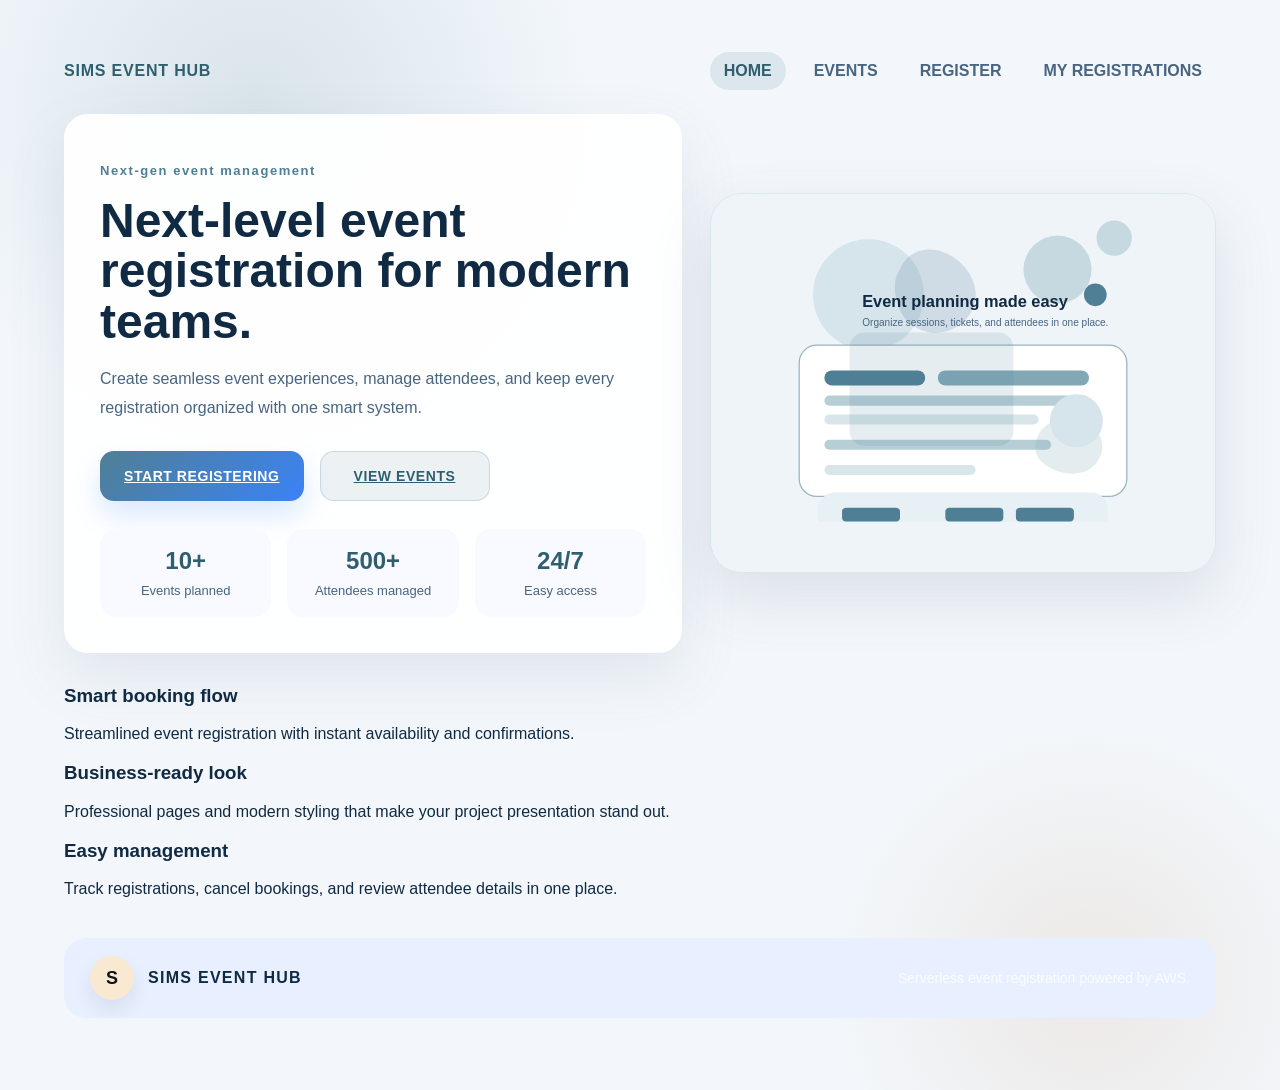
<file: index.html>
﻿<!DOCTYPE html>
<html lang="en">
<head>
  <meta charset="UTF-8">
  <meta name="viewport" content="width=device-width, initial-scale=1.0">
  <title>Event Hub</title>
  <link rel="stylesheet" href="styles.css">
</head>
<body>
  <div class="page-shell">
    <nav class="nav-bar">
      <a class="nav-brand" href="index.html">Sims Event Hub</a>
      <div class="nav-links">
        <a class="active" href="index.html">Home</a>
        <a href="events.html">Events</a>
        <a href="register.html">Register</a>
        <a href="registrations.html">My Registrations</a>
      </div>
    </nav>

    <section class="hero-section">
      <div class="hero-copy-panel">
        <p class="hero-tag">Next-gen event management</p>
        <h1 class="hero-title">Next-level event registration for modern teams.</h1>
        <p class="hero-copy">Create seamless event experiences, manage attendees, and keep every registration organized with one smart system.</p>
        <div class="hero-actions">
          <a class="btn-primary" href="register.html">Start Registering</a>
          <a class="btn-secondary" href="events.html">View Events</a>
        </div>
        <div class="hero-stats">
          <div>
            <strong>10+</strong>
            <span>Events planned</span>
          </div>
          <div>
            <strong>500+</strong>
            <span>Attendees managed</span>
          </div>
          <div>
            <strong>24/7</strong>
            <span>Easy access</span>
          </div>
        </div>
      </div>
      <div class="hero-visual">
        <img class="hero-illustration" src="hero-illustration.svg" alt="Event management illustration">
      </div>
    </section>

    <div class="feature-grid">
      <div class="feature-card">
        <h3>Smart booking flow</h3>
        <p>Streamlined event registration with instant availability and confirmations.</p>
      </div>
      <div class="feature-card">
        <h3>Business-ready look</h3>
        <p>Professional pages and modern styling that make your project presentation stand out.</p>
      </div>
      <div class="feature-card">
        <h3>Easy management</h3>
        <p>Track registrations, cancel bookings, and review attendee details in one place.</p>
      </div>
    </div>
    <section class="top-strip bottom-strip">
      <div class="top-strip-left">
        <div class="top-strip-badge">S</div>
        <span class="top-strip-title">Sims Event Hub</span>
      </div>
      <p class="top-strip-text">Serverless event registration powered by AWS.</p>
    </section>
  </div>
</body>
</html>
</file>
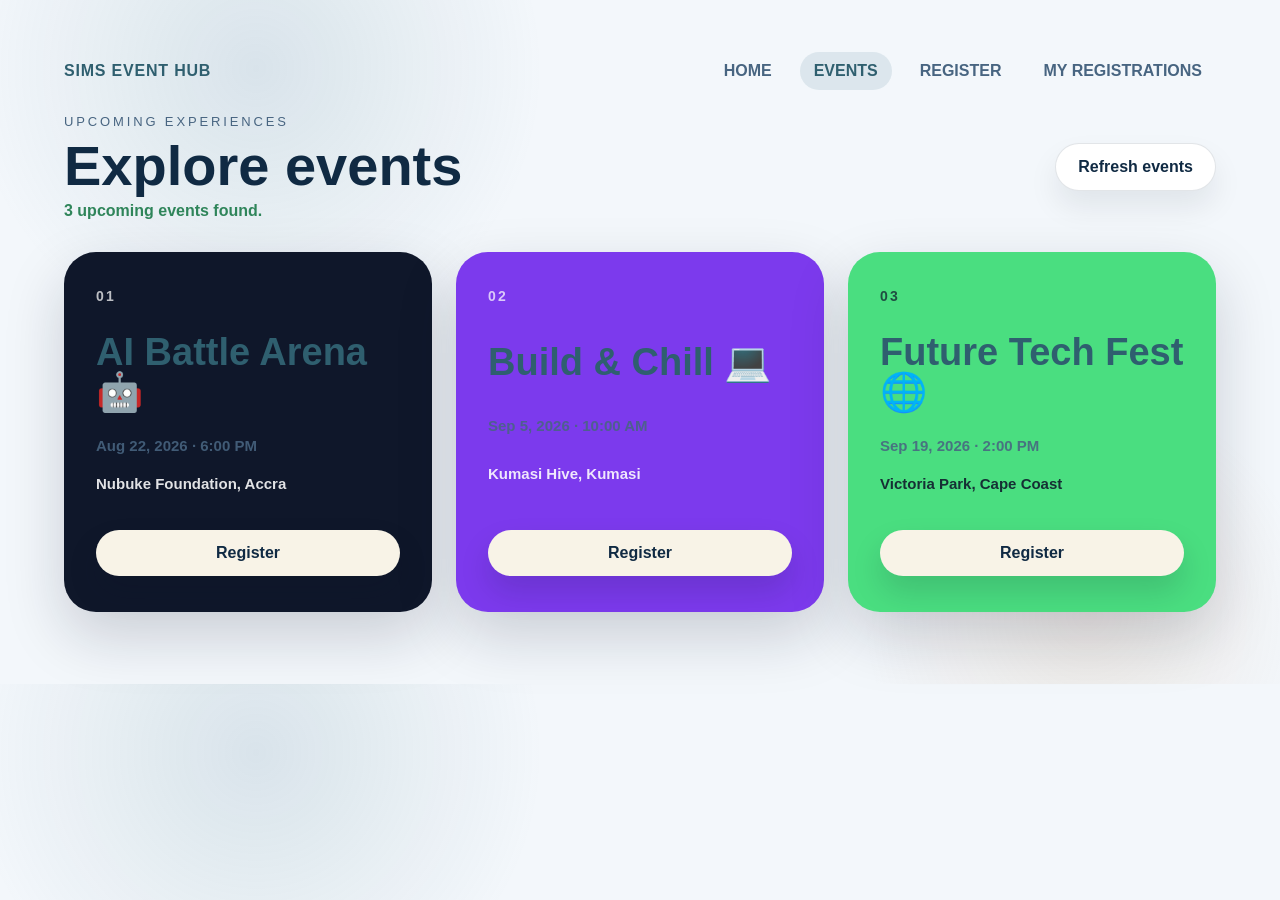
<file: events.html>
<!DOCTYPE html>
<html lang="en">
<head>
  <meta charset="UTF-8">
  <meta name="viewport" content="width=device-width, initial-scale=1.0">
  <title>Events</title>
  <link rel="stylesheet" href="styles.css">
</head>
<body>
  <div class="page-shell">
    <nav class="nav-bar">
      <a class="nav-brand" href="index.html">Sims Event Hub</a>
      <div class="nav-links">
        <a href="index.html">Home</a>
        <a class="active" href="events.html">Events</a>
        <a href="register.html">Register</a>
        <a href="registrations.html">My Registrations</a>
      </div>
    </nav>

    <section class="page-header">
      <div>
        <p class="eyebrow">Upcoming experiences</p>
        <h1>Explore events</h1>
        <p class="page-note">3 upcoming events found.</p>
      </div>
      <a class="btn-outline" href="#">Refresh events</a>
    </section>

    <div class="event-grid">
      <div class="event-card event-card--dark">
        <span class="event-number">01</span>
        <h2>AI Battle Arena 🤖</h2>
        <p class="event-date">Aug 22, 2026 · 6:00 PM</p>
        <p class="event-location">Nubuke Foundation, Accra</p>
        <a class="btn-card" href="register.html">Register</a>
      </div>
      <div class="event-card event-card--blue">
        <span class="event-number">02</span>
        <h2>Build & Chill 💻</h2>
        <p class="event-date">Sep 5, 2026 · 10:00 AM</p>
        <p class="event-location">Kumasi Hive, Kumasi</p>
        <a class="btn-card" href="register.html">Register</a>
      </div>
      <div class="event-card event-card--green">
        <span class="event-number">03</span>
        <h2>Future Tech Fest 🌐</h2>
        <p class="event-date">Sep 19, 2026 · 2:00 PM</p>
        <p class="event-location">Victoria Park, Cape Coast</p>
        <a class="btn-card" href="register.html">Register</a>
      </div>
    </div>
  </div>
</body>
</html>
</file>
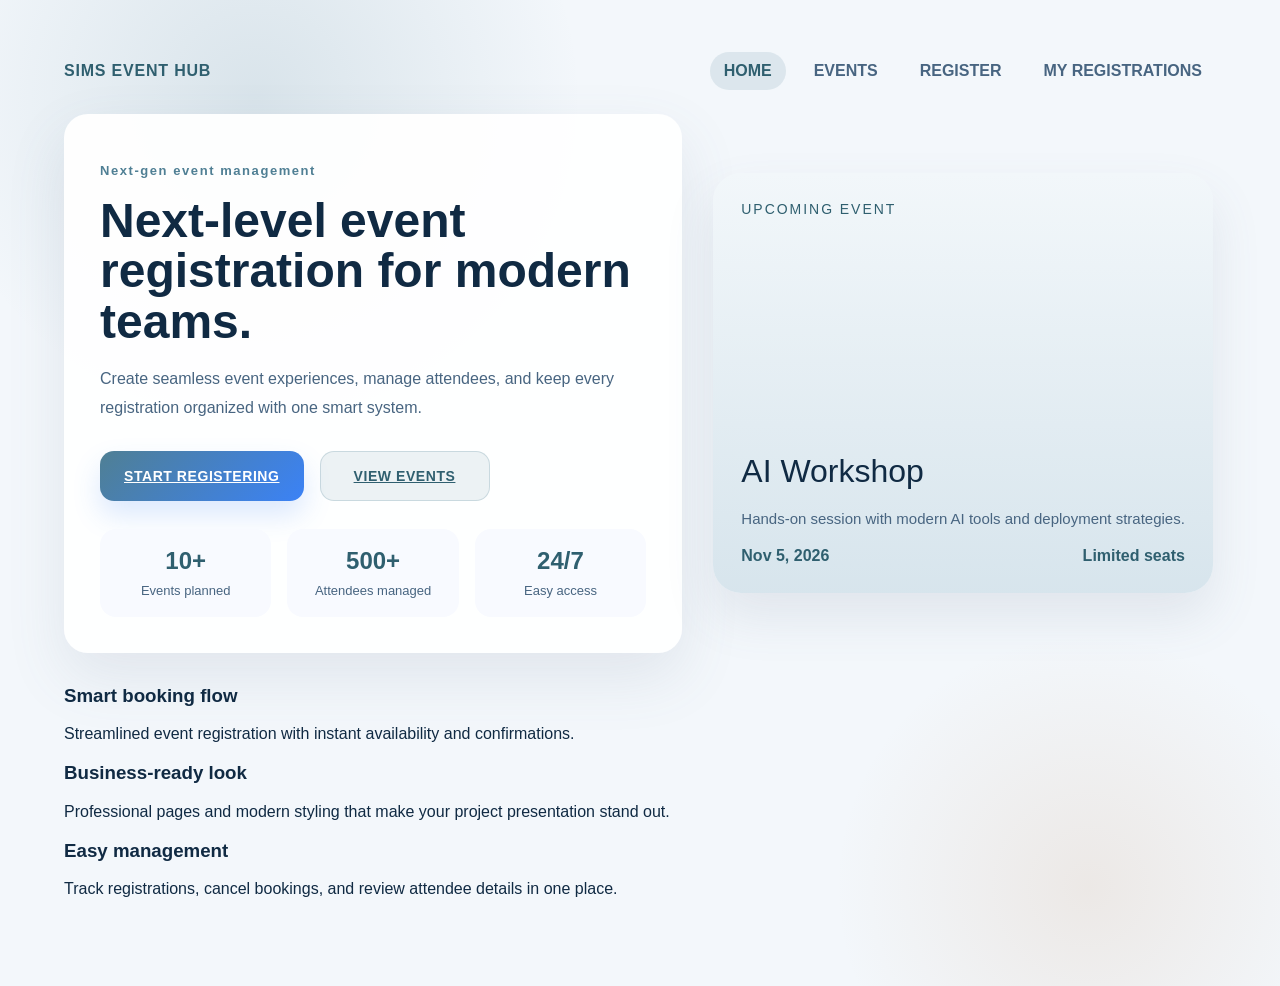
<file: home.html>
<!DOCTYPE html>
<html lang="en">
<head>
  <meta charset="UTF-8">
  <meta name="viewport" content="width=device-width, initial-scale=1.0">
  <title>Event Hub</title>
  <link rel="stylesheet" href="styles.css">
</head>
<body>
  <div class="page-shell">
    <nav class="nav-bar">
      <a class="nav-brand" href="index.html">Sims Event Hub</a>
      <div class="nav-links">
        <a class="active" href="home.html">Home</a>
        <a href="events.html">Events</a>
        <a href="register.html">Register</a>
        <a href="registrations.html">My Registrations</a>
      </div>
    </nav>

    <section class="hero-section">
      <div class="hero-copy-panel">
        <p class="hero-tag">Next-gen event management</p>
        <h1 class="hero-title">Next-level event registration for modern teams.</h1>
        <p class="hero-copy">Create seamless event experiences, manage attendees, and keep every registration organized with one smart system.</p>
        <div class="hero-actions">
          <a class="btn-primary" href="register.html">Start Registering</a>
          <a class="btn-secondary" href="events.html">View Events</a>
        </div>
        <div class="hero-stats">
          <div>
            <strong>10+</strong>
            <span>Events planned</span>
          </div>
          <div>
            <strong>500+</strong>
            <span>Attendees managed</span>
          </div>
          <div>
            <strong>24/7</strong>
            <span>Easy access</span>
          </div>
        </div>
      </div>
      <div class="hero-visual">
        <div class="visual-card">
          <div class="visual-header">Upcoming Event</div>
          <div class="visual-body">
            <p class="visual-event-name">AI Workshop</p>
            <p class="visual-event-desc">Hands-on session with modern AI tools and deployment strategies.</p>
            <div class="visual-meta">
              <span>Nov 5, 2026</span>
              <span>Limited seats</span>
            </div>
          </div>
        </div>
      </div>
    </section>

    <div class="feature-grid">
      <div class="feature-card">
        <h3>Smart booking flow</h3>
        <p>Streamlined event registration with instant availability and confirmations.</p>
      </div>
      <div class="feature-card">
        <h3>Business-ready look</h3>
        <p>Professional pages and modern styling that make your project presentation stand out.</p>
      </div>
      <div class="feature-card">
        <h3>Easy management</h3>
        <p>Track registrations, cancel bookings, and review attendee details in one place.</p>
      </div>
    </div>
  </div>
</body>
</html>
</file>
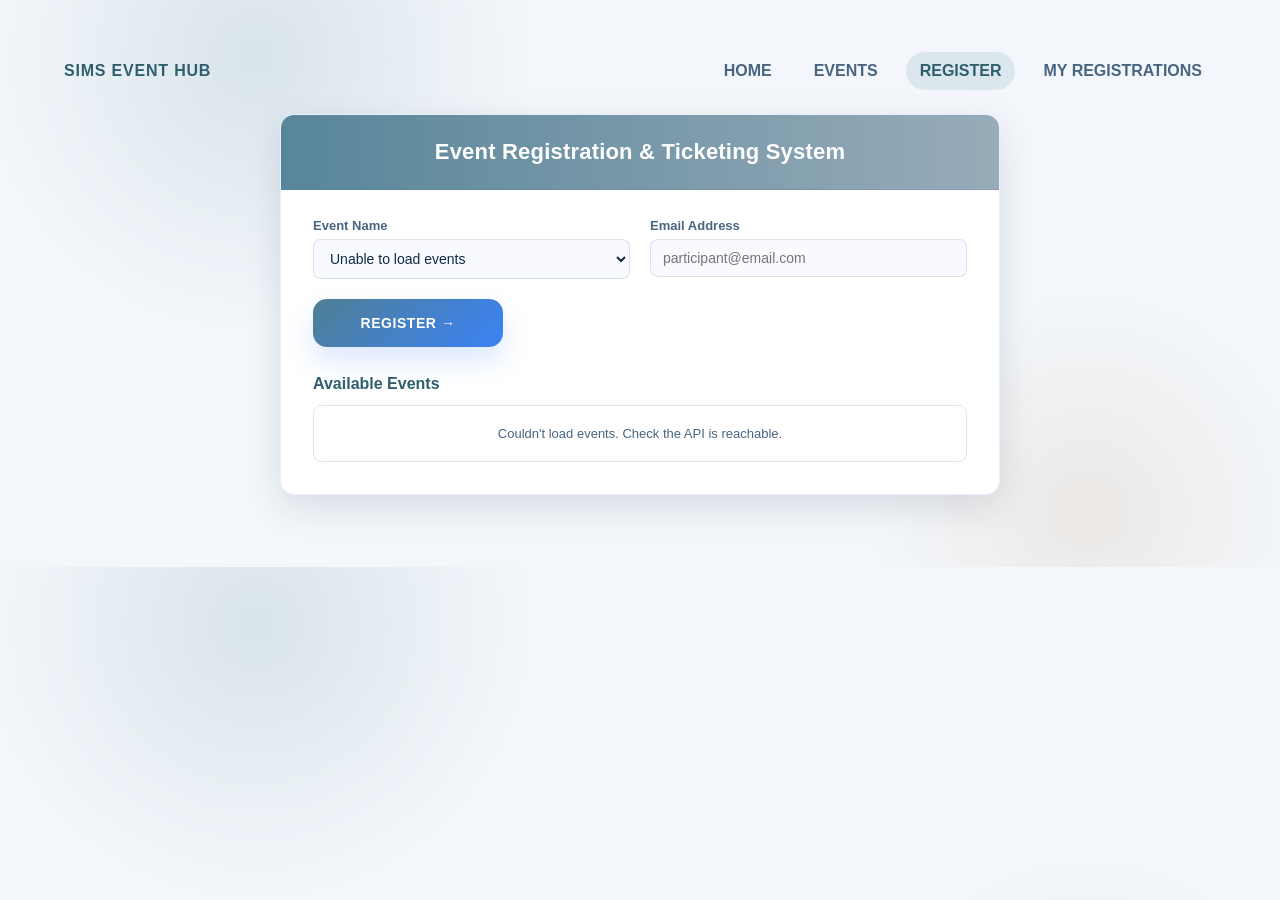
<file: register.html>
<!DOCTYPE html>
<html lang="en">
<head>
  <meta charset="UTF-8">
  <meta name="viewport" content="width=device-width, initial-scale=1.0">
  <title>Register for an Event</title>
  <link rel="stylesheet" href="styles.css">
</head>
<body>
  <div class="page-shell">
    <nav class="nav-bar">
      <a class="nav-brand" href="index.html">Sims Event Hub</a>
      <div class="nav-links">
        <a href="index.html">Home</a>
        <a href="events.html">Events</a>
        <a class="active" href="register.html">Register</a>
        <a href="registrations.html">My Registrations</a>
      </div>
    </nav>

    <div class="card">
      <header>
        <h1>Event Registration &amp; Ticketing System</h1>
      </header>

      <div class="body">
        <div id="registerMsg" class="msg"></div>

        <form id="registerForm">
          <div class="field-row">
            <div>
              <label for="eventSelect">Event Name</label>
              <select id="eventSelect" required>
                <option value="">Loading events…</option>
              </select>
            </div>
            <div>
              <label for="emailInput">Email Address</label>
              <input type="email" id="emailInput" placeholder="participant@email.com" required>
            </div>
          </div>
          <button type="submit" class="btn-primary" id="registerBtn">Register →</button>
        </form>

        <h2>Available Events</h2>
        <div id="eventsList" class="events-list">
          <div class="loading">Loading events…</div>
        </div>
      </div>
    </div>
  </div>

  <script src="app.js"></script>
</body>
</html>
</file>
<file: styles.css>
:root {
  --border: rgba(84,110,132,0.18);
  --text-primary: #102a43;
  --text-secondary: #486581;
  --accent: #4f7f94;
  --accent-dark: #2f5f6f;
  --accent-soft: rgba(79,127,148,0.14);
  --teal: #2c7a7b;
  --teal-bg: rgba(44,122,123,0.08);
  --amber: #c28f65;
  --amber-bg: rgba(194,143,101,0.12);
  --rose: #9a6770;
  --rose-bg: rgba(154,103,112,0.1);
}
* { box-sizing: border-box; }
body {
  font-family: Inter, -apple-system, BlinkMacSystemFont, "Segoe UI", Roboto, Helvetica, Arial, sans-serif;
  background: radial-gradient(circle at 20% 10%, rgba(79,127,148,0.16), transparent 24%), radial-gradient(circle at 85% 90%, rgba(194,143,101,0.14), transparent 18%), #f3f7fb;
  margin: 0;
  padding: 32px 16px;
  color: var(--text-primary);
}
.card {
  max-width: 720px;
  margin: 0 auto;
  background: #fff;
  border-radius: 14px;
  box-shadow: 0 12px 35px rgba(20, 33, 61, 0.12);
  overflow: hidden;
  border: 1px solid #e9efff;
}
header {
  padding: 24px 32px;
  border-bottom: 1px solid var(--border);
  background: linear-gradient(90deg, rgba(79,127,148,0.95) 0%, rgba(146,167,181,0.95) 100%);
}
header h1 {
  font-size: 22px;
  font-weight: 700;
  margin: 0;
  text-align: center;
  color: #fff;
  letter-spacing: 0.2px;
}
.body { padding: 28px 32px 32px; }
.field-row {
  display: grid;
  grid-template-columns: 1fr 1fr;
  gap: 20px;
  margin-bottom: 20px;
}
@media (max-width: 560px) {
  .field-row { grid-template-columns: 1fr; }
}
label {
  display: block;
  font-size: 13px;
  color: var(--text-secondary);
  margin-bottom: 6px;
  font-weight: 600;
}
select, input {
  width: 100%;
  padding: 10px 12px;
  font-size: 14px;
  border: 1px solid var(--border);
  border-radius: 8px;
  background: #f8faff;
  color: var(--text-primary);
}
select:focus, input:focus {
  outline: 2px solid var(--accent);
  outline-offset: -1px;
  border-color: var(--accent);
  background: #fff;
}
button, .btn-primary, .btn-secondary {
  cursor: pointer;
  font-size: 14px;
  font-weight: 700;
  border: none;
  border-radius: 14px;
  text-transform: uppercase;
  letter-spacing: 0.04em;
  transition: transform 0.2s ease, box-shadow 0.2s ease, background 0.2s ease;
  display: inline-flex;
  align-items: center;
  justify-content: center;
  gap: 8px;
}
.btn-primary {
  min-width: 190px;
  background: linear-gradient(135deg, var(--accent) 0%, #3b82f6 100%);
  color: #fff;
  padding: 16px 24px;
  box-shadow: 0 14px 28px rgba(59, 130, 246, 0.18);
}
.btn-primary:hover {
  transform: translateY(-1px);
  background: linear-gradient(135deg, var(--accent-dark) 0%, #2563eb 100%);
}
.btn-primary:active { transform: translateY(0); }
.btn-primary:disabled { background: #b9c9ff; cursor: not-allowed; box-shadow: none; }
.btn-secondary {
  min-width: 170px;
  padding: 16px 24px;
  background: rgba(79, 127, 148, 0.10);
  color: var(--accent-dark);
  border: 1px solid rgba(79, 127, 148, 0.22);
}
.btn-secondary:hover {
  background: rgba(79, 127, 148, 0.18);
}
.msg {
  font-size: 13px;
  padding: 10px 12px;
  border-radius: 8px;
  margin-bottom: 20px;
  display: none;
}
.msg.show { display: block; }
.msg.success { background: var(--teal-bg); color: var(--teal); border: 1px solid #a7f3d0; }
.msg.error { background: var(--rose-bg); color: var(--rose); border: 1px solid #fecaca; }
h2 {
  font-size: 16px;
  font-weight: 700;
  margin: 28px 0 12px;
  color: var(--accent-dark);
}
.events-list { border: 1px solid var(--border); border-radius: 8px; overflow: hidden; }
.event-row {
  display: flex;
  align-items: center;
  justify-content: space-between;
  padding: 14px 16px;
  border-bottom: 1px solid var(--border);
  gap: 12px;
  flex-wrap: wrap;
}
.event-row:nth-child(odd) { background: #f8faff; }
.event-row:last-child { border-bottom: none; }
.event-name { font-weight: 600; font-size: 14px; flex: 1; min-width: 140px; color: var(--text-primary); }
.event-date { color: var(--text-secondary); font-size: 13px; }
.badge {
  font-size: 12px;
  font-weight: 600;
  padding: 5px 12px;
  border-radius: 999px;
  color: #fff;
  white-space: nowrap;
}
.badge.available { background: var(--teal); }
.badge.limited { background: var(--amber); }
.badge.full { background: #64748b; }
.empty, .loading {
  padding: 20px;
  text-align: center;
  color: var(--text-secondary);
  font-size: 13px;
}
.lookup-row { display: flex; gap: 8px; }
.lookup-row input { flex: 1; }
.lookup-row button {
  padding: 10px 16px;
  background: var(--accent-soft);
  color: var(--accent-dark);
  white-space: nowrap;
}
.lookup-row button:hover { background: #e8dcff; }
.reg-row {
  display: flex;
  align-items: center;
  justify-content: space-between;
  padding: 12px 16px;
  border-bottom: 1px solid var(--border);
  gap: 12px;
}
.reg-row:last-child { border-bottom: none; }
.reg-info { font-size: 13px; }
.reg-info .name { font-weight: 600; display: block; }
.cancel-btn {
  background: var(--rose-bg);
  color: var(--rose);
  padding: 6px 12px;
  font-size: 12px;
}
.cancel-btn:hover { background: #fde4e4; }

.page-shell {
  max-width: 1200px;
  margin: 0 auto;
  padding: 0 24px 40px;
}
.top-strip {
  display: flex;
  justify-content: space-between;
  align-items: center;
  gap: 20px;
  padding: 18px 26px;
  border-radius: 22px;
  background: #e8f0ff;
  color: var(--text-primary);
}
.bottom-strip {
  margin-top: 40px;
}
.top-strip-badge {
  width: 44px;
  height: 44px;
  border-radius: 50%;
  display: grid;
  place-items: center;
  background: #fff;
  color: var(--accent-dark);
  font-weight: 800;
  font-size: 18px;
  box-shadow: 0 10px 20px rgba(15, 23, 42, 0.08);
}
.top-strip-title {
  font-weight: 700;
  letter-spacing: 0.08em;
  text-transform: uppercase;
  color: var(--text-primary);
}
.top-strip-text {
  margin: 0;
  color: #1f2937;
  font-size: 14px;
}
.top-strip-left {
  display: flex;
  align-items: center;
  gap: 14px;
}
.top-strip-badge {
  width: 44px;
  height: 44px;
  border-radius: 50%;
  display: grid;
  place-items: center;
  background: #f9e9d2;
  color: #111214;
  font-weight: 800;
  font-size: 18px;
}
.top-strip-title {
  font-weight: 700;
  letter-spacing: 0.08em;
  text-transform: uppercase;
}
.top-strip-text {
  margin: 0;
  color: rgba(255,255,255,0.8);
  font-size: 14px;
}
.nav-bar {
  display: flex;
  justify-content: space-between;
  align-items: center;
  padding: 20px 0 24px;
}
.nav-brand {
  font-weight: 800;
  letter-spacing: 0.8px;
  color: var(--accent-dark);
  text-decoration: none;
  text-transform: uppercase;
}
.nav-links {
  display: flex;
  gap: 14px;
  flex-wrap: wrap;
}
.nav-links a {
  text-decoration: none;
  color: var(--text-secondary);
  font-weight: 600;
  padding: 10px 14px;
  border-radius: 999px;
  transition: background 0.25s ease, color 0.25s ease;
  text-transform: uppercase;
}
.nav-links a.active,
.nav-links a:hover {
  background: var(--accent-soft);
  color: var(--accent-dark);
}
.nav-links a.active {
  text-transform: uppercase;
}
.hero-section {
  display: grid;
  grid-template-columns: 1.1fr 0.9fr;
  gap: 28px;
  align-items: center;
  margin-bottom: 32px;
}
.hero-copy-panel {
  background: rgba(255,255,255,0.95);
  border-radius: 24px;
  padding: 36px;
  box-shadow: 0 24px 60px rgba(94, 108, 132, 0.12);
  text-transform: none;
}
.hero-copy-panel .hero-tag,
.hero-copy-panel h1,
.hero-copy-panel .hero-copy,
.hero-copy-panel .hero-stats {
  text-transform: none;
}
.hero-tag {
  display: inline-flex;
  font-size: 13px;
  font-weight: 700;
  letter-spacing: 0.12em;
  color: var(--accent);
  margin-bottom: 18px;
}
.hero-actions .btn-primary,
.hero-actions .btn-secondary {
  text-transform: uppercase;
}
.hero-title {
  font-size: 48px;
  line-height: 1.05;
  margin: 0 0 18px;
  color: var(--text-primary);
}
.hero-copy {
  color: var(--text-secondary);
  line-height: 1.8;
  max-width: 640px;
}
.hero-actions {
  display: flex;
  gap: 16px;
  margin-top: 28px;
  flex-wrap: wrap;
}
.hero-stats {
  display: grid;
  grid-template-columns: repeat(3, minmax(0, 1fr));
  gap: 16px;
  margin-top: 28px;
}
.hero-stats div {
  background: #f8faff;
  border-radius: 16px;
  padding: 18px 20px;
  text-align: center;
}
.hero-stats strong {
  display: block;
  font-size: 24px;
  color: var(--accent-dark);
  margin-bottom: 6px;
}
.hero-stats span {
  color: var(--text-secondary);
  font-size: 13px;
}
.hero-visual {
  position: relative;
  display: flex;
  justify-content: center;
  align-items: center;
  min-height: 420px;
}
.hero-illustration {
  width: 100%;
  max-width: 520px;
  border-radius: 32px;
  box-shadow: 0 24px 60px rgba(94, 108, 132, 0.16);
  border: 1px solid rgba(79,127,148,0.14);
}
.visual-card {
  background: linear-gradient(180deg, rgba(242, 247, 250, 0.98) 0%, rgba(214, 228, 236, 0.96) 100%);
  border-radius: 28px;
  color: var(--text-primary);
  padding: 28px;
  min-height: 420px;
  display: flex;
  flex-direction: column;
  justify-content: space-between;
  box-shadow: 0 24px 50px rgba(94, 108, 132, 0.12);
}
.visual-header {
  font-size: 14px;
  text-transform: uppercase;
  letter-spacing: 0.14em;
  color: var(--accent-dark);
  margin-bottom: 16px;
}
.visual-event-name {
  font-size: 32px;
  margin: 18px 0 10px;
  color: var(--text-primary);
}
.visual-event-desc {
  font-size: 15px;
  line-height: 1.8;
  color: var(--text-secondary);
}
.visual-meta {
  display: flex;
  justify-content: space-between;
  gap: 14px;
  color: var(--accent-dark);
  font-weight: 600;
}
.page-header {
  display: flex;
  align-items: center;
  justify-content: space-between;
  gap: 24px;
  margin-bottom: 32px;
}
.page-header h1 {
  font-size: 56px;
  margin: 10px 0 6px;
  line-height: 0.95;
}
.eyebrow {
  text-transform: uppercase;
  letter-spacing: 0.22em;
  font-size: 13px;
  color: var(--text-secondary);
  margin: 0;
}
.page-note {
  margin: 10px 0 0;
  color: #2f855a;
  font-weight: 600;
}
.btn-outline {
  background: #fff;
  border: 1px solid rgba(16, 42, 67, 0.12);
  color: var(--text-primary);
  padding: 14px 22px;
  border-radius: 999px;
  text-decoration: none;
  font-weight: 700;
  box-shadow: 0 16px 30px rgba(15, 23, 42, 0.08);
}
.event-grid {
  display: grid;
  grid-template-columns: repeat(3, minmax(0, 1fr));
  gap: 24px;
  margin-top: 20px;
}
.event-card {
  position: relative;
  min-height: 360px;
  padding: 36px 32px;
  border-radius: 32px;
  color: #fff;
  display: flex;
  flex-direction: column;
  justify-content: space-between;
  box-shadow: 0 24px 60px rgba(15, 23, 42, 0.18);
}
.event-card--dark { background: #0f172a; }
.event-card--blue { background: #7c3aed; }
.event-card--green { background: #4ade80; color: #0f172a; }
.event-number {
  font-size: 14px;
  font-weight: 700;
  letter-spacing: 0.16em;
  text-transform: uppercase;
  opacity: 0.72;
}
.event-card h2 {
  font-size: 38px;
  margin: 18px 0 14px;
  line-height: 1.05;
}
.event-date,
.event-location {
  margin: 0;
  opacity: 0.88;
  font-size: 15px;
  font-weight: 600;
}
.event-location { margin-top: 10px; }
.btn-card {
  display: inline-flex;
  align-items: center;
  justify-content: center;
  background: #f8f3e7;
  color: var(--text-primary);
  padding: 14px 28px;
  border-radius: 999px;
  text-decoration: none;
  font-weight: 700;
  margin-top: 28px;
  box-shadow: 0 16px 30px rgba(15, 23, 42, 0.15);
}
.btn-card:hover {
  transform: translateY(-2px);
}
@media (max-width: 1024px) {
  .event-grid { grid-template-columns: 1fr 1fr; }
}
@media (max-width: 760px) {
  .page-header,
  .event-grid { grid-template-columns: 1fr; }
  .page-header { align-items: flex-start; }
}
</file>
